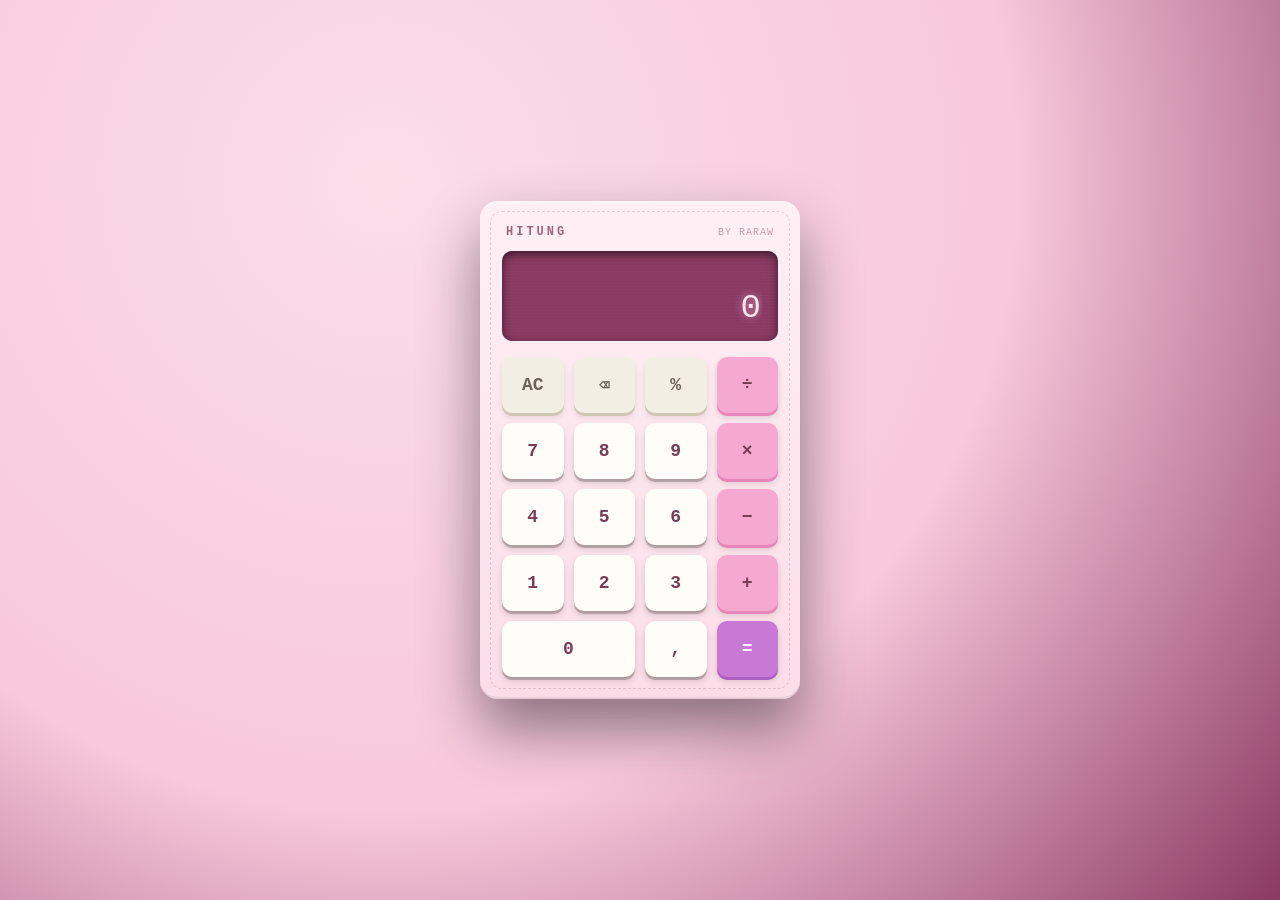
<file: index.html>
<!DOCTYPE html>
<html lang="id">
<head>
<meta charset="UTF-8">
<title>Kalkulator</title>
<link rel="stylesheet" href="kalkulator.css">
</head>
<body>

<div class="calc">
  <div class="brand">
    <span class="name">HITUNG</span>
    <span class="model">BY RARAW</span>
  </div>

  <div class="tape">
    <div class="expr" id="expr">&nbsp;</div>
    <div class="display" id="display">0</div>
  </div>

  <div class="keys">
    <button class="func" data-action="clear">AC</button>
    <button class="func" data-action="backspace">⌫</button>
    <button class="func" data-action="percent">%</button>
    <button class="op" data-action="operator" data-value="÷">÷</button>

    <button data-action="digit" data-value="7">7</button>
    <button data-action="digit" data-value="8">8</button>
    <button data-action="digit" data-value="9">9</button>
    <button class="op" data-action="operator" data-value="×">×</button>

    <button data-action="digit" data-value="4">4</button>
    <button data-action="digit" data-value="5">5</button>
    <button data-action="digit" data-value="6">6</button>
    <button class="op" data-action="operator" data-value="−">−</button>

    <button data-action="digit" data-value="1">1</button>
    <button data-action="digit" data-value="2">2</button>
    <button data-action="digit" data-value="3">3</button>
    <button class="op" data-action="operator" data-value="+">+</button>

    <button class="wide" data-action="digit" data-value="0">0</button>
    <button data-action="decimal">,</button>
    <button class="eq" data-action="equals">=</button>
  </div>
</div>

<script src="kalkulator.js"></script>
</body>
</html>
</file>
<file: kalkulator.css>
:root{
  --navy: #F8C8DC; --navy-deep: #8B3A62;
  --cream: #FFF0F5; --cream-dim: #FBDDE8;
  --ink: #7A3B57; --mustard: #F5A9D0;
  --mustard-dark: #E784B8; --coral: #C879D6;
  --coral-dark: #AD5FC0; --led: #FFE3F0;
}
*{box-sizing:border-box;}
html{
  min-height: 100%;
  background: radial-gradient(circle at 30% 20%, var(--cream-dim) 0%, var(--navy) 55%, var(--navy-deep) 100%);
  background-attachment: fixed;
}
body{
  min-height: 100vh; margin:0;
  background: transparent; display:flex;
  align-items:center; justify-content:center;
  font-family: 'Courier New', ui-monospace, monospace;
}
.calc{
  width: 320px;
  background: linear-gradient(180deg, var(--cream) 0%, var(--cream-dim) 100%);
  border-radius: 18px; padding: 22px;
  box-shadow:
    0 30px 60px rgba(0,0,0,0.45),
    0 2px 0 rgba(255,255,255,0.4) inset,
    0 -2px 0 rgba(0,0,0,0.08) inset;
  position: relative;
}
.calc::before{
  content: ""; position: absolute;
  top: 10px; left: 10px; right: 10px; bottom: 10px;
  border: 1px dashed rgba(42,39,35,0.15);
  border-radius: 12px; pointer-events: none;
}
.brand{
  display:flex; justify-content:space-between;
  align-items:baseline; padding: 2px 4px 12px; color: var(--ink);
}
.brand .name{
  font-size: 12px; letter-spacing: 3px;
  font-weight:bold; opacity:0.75;
}
.brand .model{
  font-size: 10px; letter-spacing: 1px; opacity:0.45;
}
.tape{
  background: var(--navy-deep);
  border-radius: 10px; padding: 18px 16px 14px;
  margin-bottom: 16px;
  box-shadow: inset 0 3px 10px rgba(0,0,0,0.6);
  position: relative; overflow:hidden;
}
.tape::after{
  content:""; position:absolute;
  inset:0;
  background: repeating-linear-gradient(
    0deg,
    rgba(255,255,255,0.02) 0px,
    rgba(255,255,255,0.02) 1px,
    transparent 1px,
    transparent 3px
  );
  pointer-events:none;
}
.expr{
  min-height: 16px; text-align:right;
  color: rgba(255,227,240,0.55);
  font-size: 13px; letter-spacing: 1px;
  margin-bottom: 4px; white-space: nowrap;
  overflow:hidden; text-overflow: ellipsis;
}
.display{
  text-align:right; color: var(--led);
  font-size: 34px; letter-spacing: 1px;
  text-shadow: 0 0 8px rgba(255,227,240,0.5);
  white-space: nowrap; overflow:hidden;
  text-overflow: ellipsis;
}
.keys{
  display:grid;
  grid-template-columns: repeat(4, 1fr);
  gap: 10px;
}
button{
  border:none; border-radius: 10px;
  height: 56px; font-family: inherit;
  font-size: 18px; font-weight: bold;
  cursor: pointer;
  color: var(--ink);
  background: #FFFDF9;
  box-shadow:
    0 3px 0 rgba(42,39,35,0.25),
    0 4px 6px rgba(0,0,0,0.15);
  transition: transform 0.06s ease, box-shadow 0.06s ease;
  -webkit-tap-highlight-color: transparent;
}
button:active{
  transform: translateY(3px);
  box-shadow:
    0 0px 0 rgba(42,39,35,0.25),
    0 1px 2px rgba(0,0,0,0.15);
}
button.op{
  background: var(--mustard); color: #7A3B57;
  box-shadow: 0 3px 0 var(--mustard-dark), 0 4px 6px rgba(0,0,0,0.15);
}
button.op:active{ box-shadow: 0 0 0 var(--mustard-dark); }
button.eq{
  background: var(--coral); color: #fff;
  box-shadow: 0 3px 0 var(--coral-dark), 0 4px 6px rgba(0,0,0,0.15);
}
button.eq:active{ box-shadow: 0 0 0 var(--coral-dark); }
button.wide{ grid-column: span 2; }
button.func{
  color: #6b6357; background: #F3EEE3;
  box-shadow: 0 3px 0 #cfc7b6, 0 4px 6px rgba(0,0,0,0.1);
}
button.func:active{ box-shadow: 0 0 0 #cfc7b6; }
</file>
